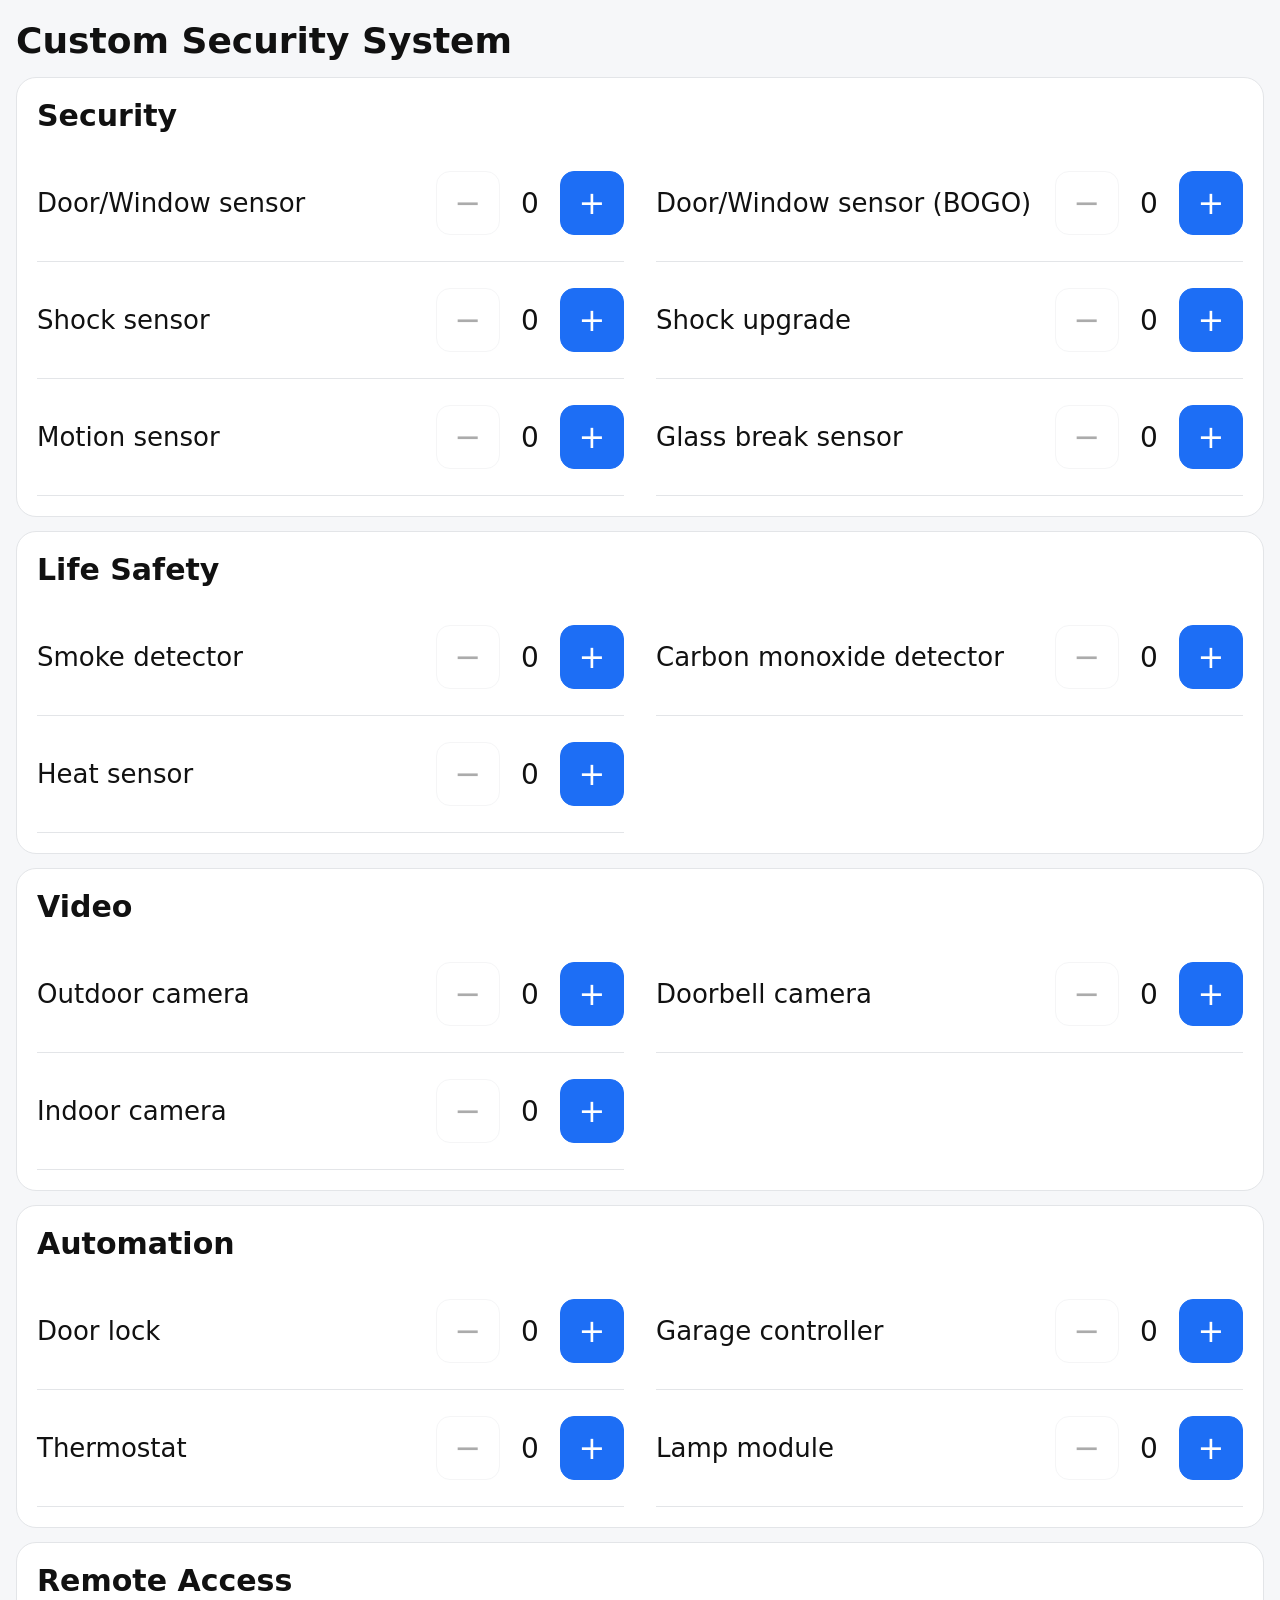
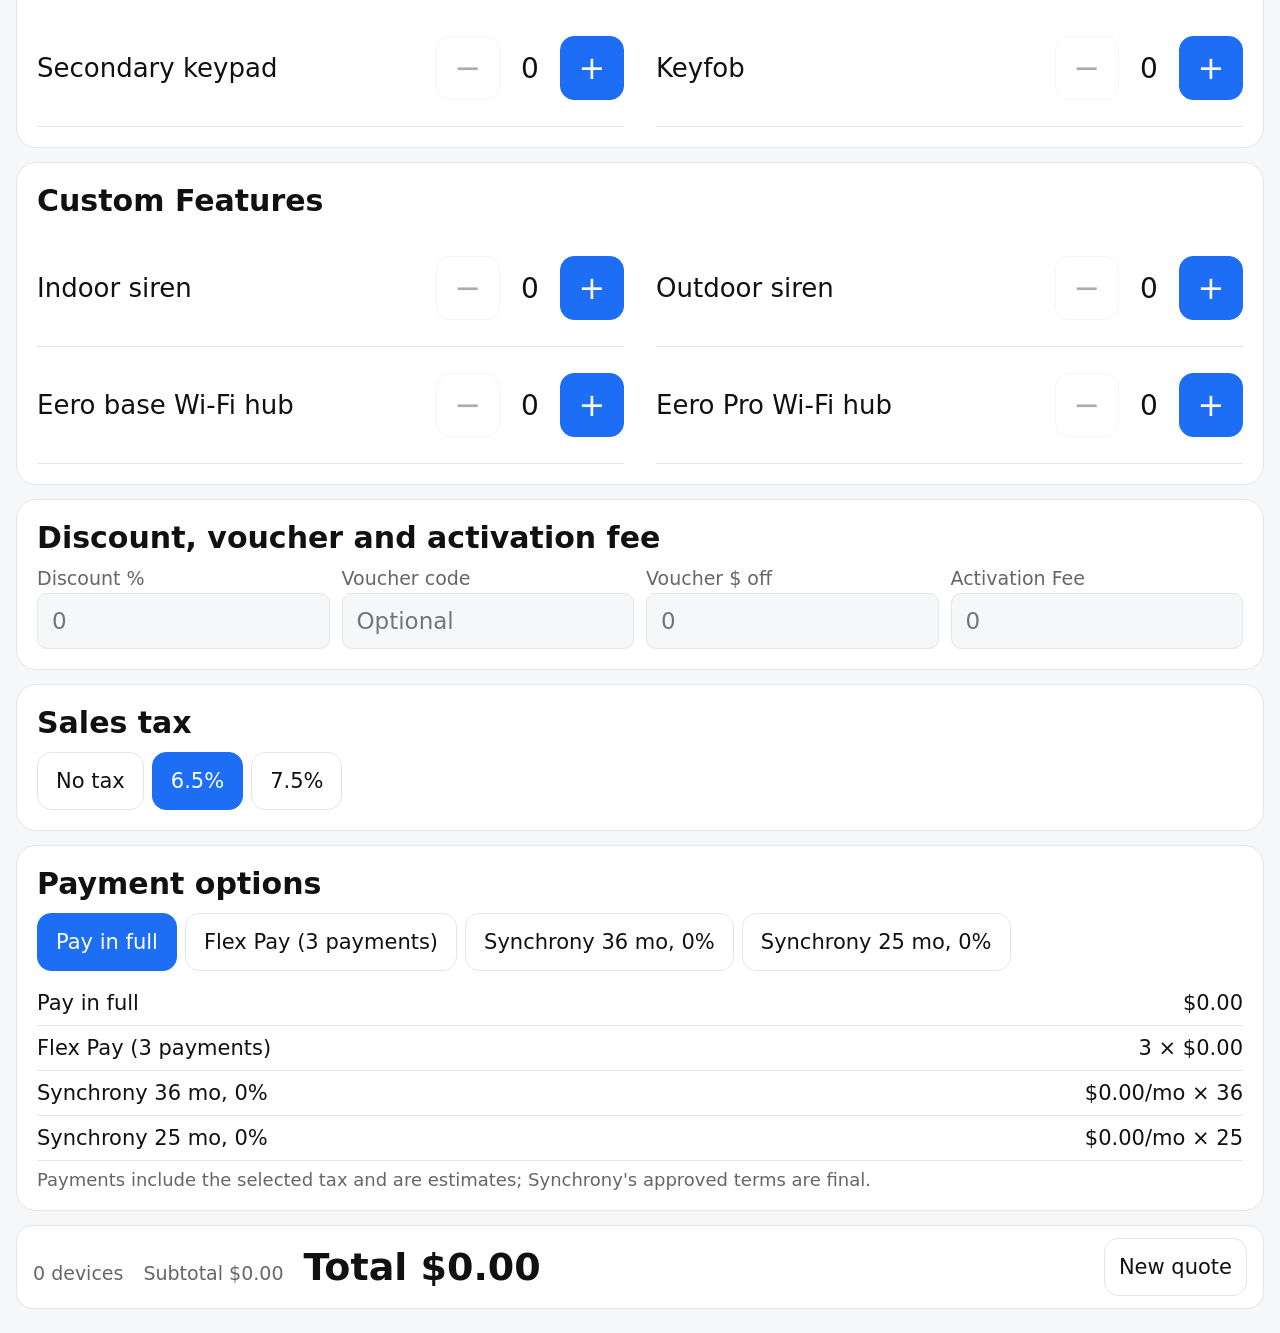
<file: index.html>
<!DOCTYPE html>
<html lang="en">
<head>
<meta charset="utf-8">
<meta name="viewport" content="width=device-width, initial-scale=1, viewport-fit=cover">
<meta name="apple-mobile-web-app-capable" content="yes">
<meta name="mobile-web-app-capable" content="yes">
<meta name="apple-mobile-web-app-title" content="Safe Haven Quote">
<title>Custom Security System</title>
<style>
:root{--bg:#f6f7f9;--card:#fff;--text:#111;--muted:#666;--line:#e3e5e8;--accent:#1d6ef5;}
@media (prefers-color-scheme:dark){:root{--bg:#111316;--card:#1b1e22;--text:#f2f2f2;--muted:#9aa0a6;--line:#2c3036;}}
*{box-sizing:border-box}
body{margin:0;font-family:-apple-system,system-ui,sans-serif;background:var(--bg);color:var(--text);padding:16px 16px calc(24px + env(safe-area-inset-bottom));}
h1{font-size:22px;margin:4px 0 16px}
h2{font-size:17px;margin:0 0 8px;display:flex;justify-content:space-between;gap:8px}
h2 span{color:var(--muted);font-weight:500}
.grid{display:grid;grid-template-columns:1fr;gap:14px}
.items{display:grid;grid-template-columns:repeat(auto-fill,minmax(230px,1fr));gap:0 20px}
.card{background:var(--card);border:1px solid var(--line);border-radius:16px;padding:14px}
.row{display:flex;align-items:center;justify-content:space-between;gap:8px;padding:9px 0;border-bottom:1px solid var(--line)}

.name{flex:1;min-width:0;font-size:15px}
.price{color:var(--muted);font-size:13px}
.qty{display:flex;align-items:center;gap:6px}
button{font:inherit;border-radius:10px;border:1px solid var(--line);background:var(--card);color:var(--text);min-width:40px;height:40px;font-size:20px;cursor:pointer}
button.plus{background:var(--accent);color:#fff;border-color:var(--accent)}
button:disabled{opacity:.35}
.n{min-width:26px;text-align:center;font-variant-numeric:tabular-nums;font-size:16px}
label{display:block;font-size:13px;color:var(--muted);margin-bottom:4px}
input{font:inherit;font-size:16px;width:100%;padding:10px;border-radius:10px;border:1px solid var(--line);background:var(--bg);color:var(--text)}
.fields{display:flex;flex-wrap:wrap;gap:12px}.fields>div{flex:1 1 140px}
.seg{display:flex;flex-wrap:wrap;gap:8px}
.seg button{font-size:15px;padding:0 14px}
.seg button.on{background:var(--accent);color:#fff;border-color:var(--accent)}
table{width:100%;border-collapse:collapse;font-size:14px}
td{padding:6px 0;border-bottom:1px solid var(--line)}td:not(:first-child){text-align:right}
.note{color:var(--muted);font-size:13px;margin-top:8px}
.bar{margin-top:14px;border-radius:16px;border:1px solid var(--line);background:var(--card);border-top:1px solid var(--line);padding:12px 16px calc(12px + env(safe-area-inset-bottom));display:flex;flex-wrap:wrap;align-items:center;justify-content:space-between;gap:10px;}
.bar .info{display:flex;flex-wrap:wrap;gap:6px 20px;align-items:baseline}
.bar .s{color:var(--muted);font-size:13px}
.bar .t{font-size:24px;font-weight:700;font-variant-numeric:tabular-nums}
.bar .p{font-size:16px;font-weight:600}
.bar button{font-size:15px;padding:0 14px}
.section{margin-top:14px}
html{-webkit-text-size-adjust:100%}

/* larger sizing */
body{font-size:18px}
h1{font-size:30px}
h2{font-size:24px;margin-bottom:12px}
.card{padding:20px;border-radius:20px}
.items{grid-template-columns:repeat(2,1fr);gap:0 32px}
@media (max-width:600px){.items{grid-template-columns:1fr}}
.row{padding:26px 0;gap:12px;min-height:110px;box-sizing:border-box}
.name{font-size:21px}
.price{font-size:15px}
button{min-width:56px;height:56px;font-size:28px;border-radius:14px}
.n{min-width:40px;font-size:24px}
label{font-size:16px}
input{font-size:20px;padding:14px}
.seg button{font-size:18px;padding:0 18px;height:52px}
table{font-size:18px}td{padding:10px 0}
.bar .s{font-size:16px}.bar .t{font-size:32px}.bar .p{font-size:20px}.bar button{font-size:18px;height:52px}
.note{font-size:15px}

/* larger text v2 */
body{font-size:21px}
h1{font-size:36px}
h2{font-size:30px}
.name{font-size:26px}
.price{font-size:18px}
button{min-width:64px;height:64px;font-size:32px}
.n{min-width:48px;font-size:28px}
label{font-size:19px}
input{font-size:23px}
.seg button{font-size:21px;height:58px}
table{font-size:21px}
.bar .s{font-size:19px}.bar .t{font-size:38px}.bar .p{font-size:23px}.bar button{font-size:21px;height:58px}
.note{font-size:18px}
</style>
</head>
<body>
<h1>Custom Security System</h1>
<div class="grid" id="cats"></div>
<div class="grid section">
  <div class="card"><h2>Discount, voucher and activation fee</h2>
    <div class="fields">
      <div><label>Discount %</label><input id="disc" type="number" inputmode="decimal" min="0" max="100" placeholder="0"></div>
      <div><label>Voucher code</label><input id="vcode" placeholder="Optional"></div>
      <div><label>Voucher $ off</label><input id="vamt" type="number" inputmode="decimal" placeholder="0"></div>
      <div><label>Activation Fee</label><input id="afee" type="number" inputmode="decimal" min="0" placeholder="0"></div>
    </div>
  </div>
  <div class="card"><h2>Sales tax</h2>
    <div class="seg" id="tax"></div>
  </div>
  <div class="card"><h2>Payment options</h2>
    <div class="seg" id="plans"></div>
    <table id="plantable" style="margin-top:10px"></table>
    <div class="note">Payments include the selected tax and are estimates; Synchrony's approved terms are final.</div>
  </div>
</div>
<div class="card section" id="summaryCard" style="display:none"><h2>Items on this quote</h2><table id="summary"></table></div>

<div class="bar">
  <div class="info" id="barinfo"></div>
  <button id="reset">New quote</button>
</div>

<script>
const CATS=[
 ["Security",[["dw","Door/Window sensor",125],["dwbogo","Door/Window sensor (BOGO)",125,1],["shock","Shock sensor",149],["shockup","Shock upgrade",50],["motion","Motion sensor",219],["glass","Glass break sensor",229]]],
 ["Life Safety",[["smoke","Smoke detector",229],["co","Carbon monoxide detector",219],["heat","Heat sensor",129]]],
 ["Video",[["outcam","Outdoor camera",349],["doorbell","Doorbell camera",349],["incam","Indoor camera",279]]],
 ["Automation",[["lock","Door lock",249],["garage","Garage controller",249],["thermo","Thermostat",249],["lamp","Lamp module",159]]],
 ["Remote Access",[["keypad","Secondary keypad",420],["fob","Keyfob",119]]],
 ["Custom Features",[["insiren","Indoor siren",129],["outsiren","Outdoor siren",299],["eero","Eero base Wi-Fi hub",159],["eeropro","Eero Pro Wi-Fi hub",250]]]
];
const PLANS=[["full","Pay in full"],["flex","Flex Pay (3 payments)"],["s36","Synchrony 36 mo, 0%"],["s25","Synchrony 25 mo, 0%"]];
const TAX=[["0","No tax"],["6.5","6.5%"],["7.5","7.5%"]];
let qty={},tax="6.5",plan="full";
const $=id=>document.getElementById(id);
const money=n=>"$"+n.toLocaleString("en-US",{minimumFractionDigits:2,maximumFractionDigits:2});
const line=(it,q)=>(it[3]?Math.ceil(q/2):q)*it[2];
function buildCats(){
 $("cats").innerHTML=CATS.map(([c,items],ci)=>`<div class="card"><h2>${c}<span id="ct${ci}"></span></h2><div class="items">`+
  items.map(it=>`<div class="row"><div class="name">${it[1]}</div>
  <div class="qty"><button data-id="${it[0]}" data-d="-1" id="m_${it[0]}">−</button><span class="n" id="q_${it[0]}">0</span><button class="plus" data-id="${it[0]}" data-d="1">+</button></div></div>`).join("")+`</div></div>`).join("");
 $("cats").addEventListener("click",e=>{const b=e.target.closest("button");if(!b)return;const id=b.dataset.id;qty[id]=Math.max(0,(qty[id]||0)+ +b.dataset.d);render();});
}
function seg(el,opts,get,set){$(el).innerHTML=opts.map(([v,l])=>`<button data-v="${v}">${l}</button>`).join("");
 $(el).addEventListener("click",e=>{const b=e.target.closest("button");if(!b)return;set(b.dataset.v);render();});}
function render(){
 let sub=0,count=0,rows=[];
 CATS.forEach(([c,items],ci)=>{let ct=0;items.forEach(it=>{const q=qty[it[0]]||0;const lt=line(it,q);ct+=lt;sub+=lt;count+=q;
  $("q_"+it[0]).textContent=q;$("m_"+it[0]).disabled=!q;
  
  if(q)rows.push([it[1],q,money(it[2])+(it[3]?" BOGO":""),money(lt)]);});
  $("ct"+ci).textContent="";});
 const raw=parseFloat($("disc").value)||0;const pct=Math.min(100,Math.max(0,raw));const disc=sub*pct/100;
 const vcode=$("vcode").value.trim();const v=Math.min(Math.max(0,parseFloat($("vamt").value)||0),sub-disc);
 const fee=Math.max(0,parseFloat($("afee").value)||0);const after=sub-disc-v;const t=after*(+tax)/100;const total=after+t+fee;
 const pay={full:money(total),flex:"3 × "+money(total/3),s36:money(total/36)+"/mo × 36",s25:money(total/25)+"/mo × 25"};
 $("plantable").innerHTML=PLANS.map(([k,l])=>`<tr><td>${l}</td><td>${pay[k]}</td></tr>`).join("");
 document.querySelectorAll("#tax button").forEach(b=>b.classList.toggle("on",b.dataset.v===tax));
 document.querySelectorAll("#plans button").forEach(b=>b.classList.toggle("on",b.dataset.v===plan));
 const planLine={full:"",flex:"3 payments of "+money(total/3),s36:money(total/36)+"/mo for 36 months",s25:money(total/25)+"/mo for 25 months"}[plan];
 $("barinfo").innerHTML=`<span class="s">${count} devices</span><span class="s">Subtotal ${money(sub)}</span>`+
  (disc?`<span class="s">Discount ${pct}% −${money(disc)}</span>`:"")+(v?`<span class="s">Voucher${vcode?" "+vcode:""} −${money(v)}</span>`:"")+
  (t?`<span class="s">Tax ${tax}% ${money(t)}</span>`:"")+(fee?`<span class="s">Activation fee ${money(fee)}</span>`:"")+`<span class="t">Total ${money(total)}</span>`+(planLine?`<span class="p">${planLine}</span>`:"");
 if(rows.length){$("summaryCard").style.display="";
  let r=rows.map(x=>`<tr><td>${x[0]}</td><td>${x[1]}</td></tr>`).join("");
  $("summary").innerHTML=r;} else $("summaryCard").style.display="none";
}
buildCats();seg("tax",TAX,()=>tax,v=>tax=v);seg("plans",PLANS,()=>plan,v=>plan=v);
["disc","vcode","vamt","afee"].forEach(id=>$(id).addEventListener("input",render));
$("reset").onclick=()=>{qty={};["disc","vcode","vamt","afee"].forEach(id=>$(id).value="");plan="full";render();};
render();
</script>
</body>
</html>
</file>
